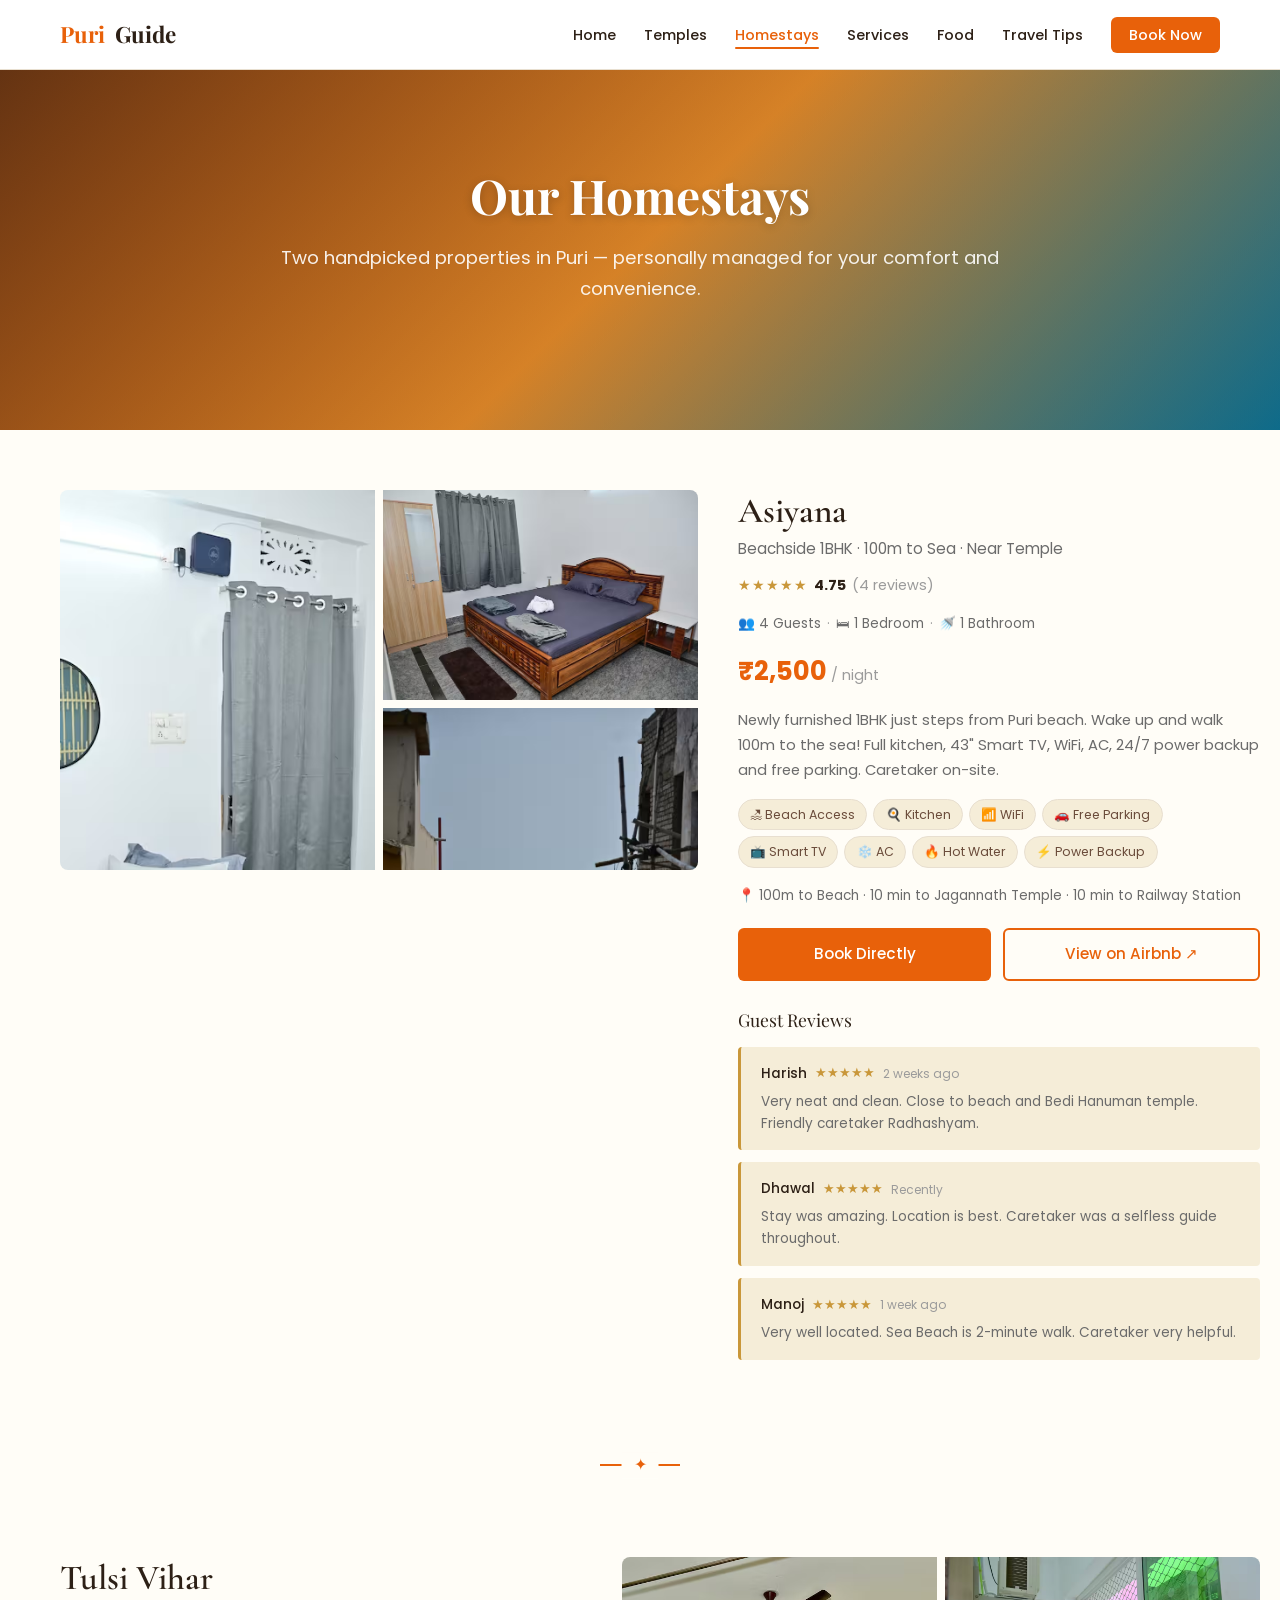
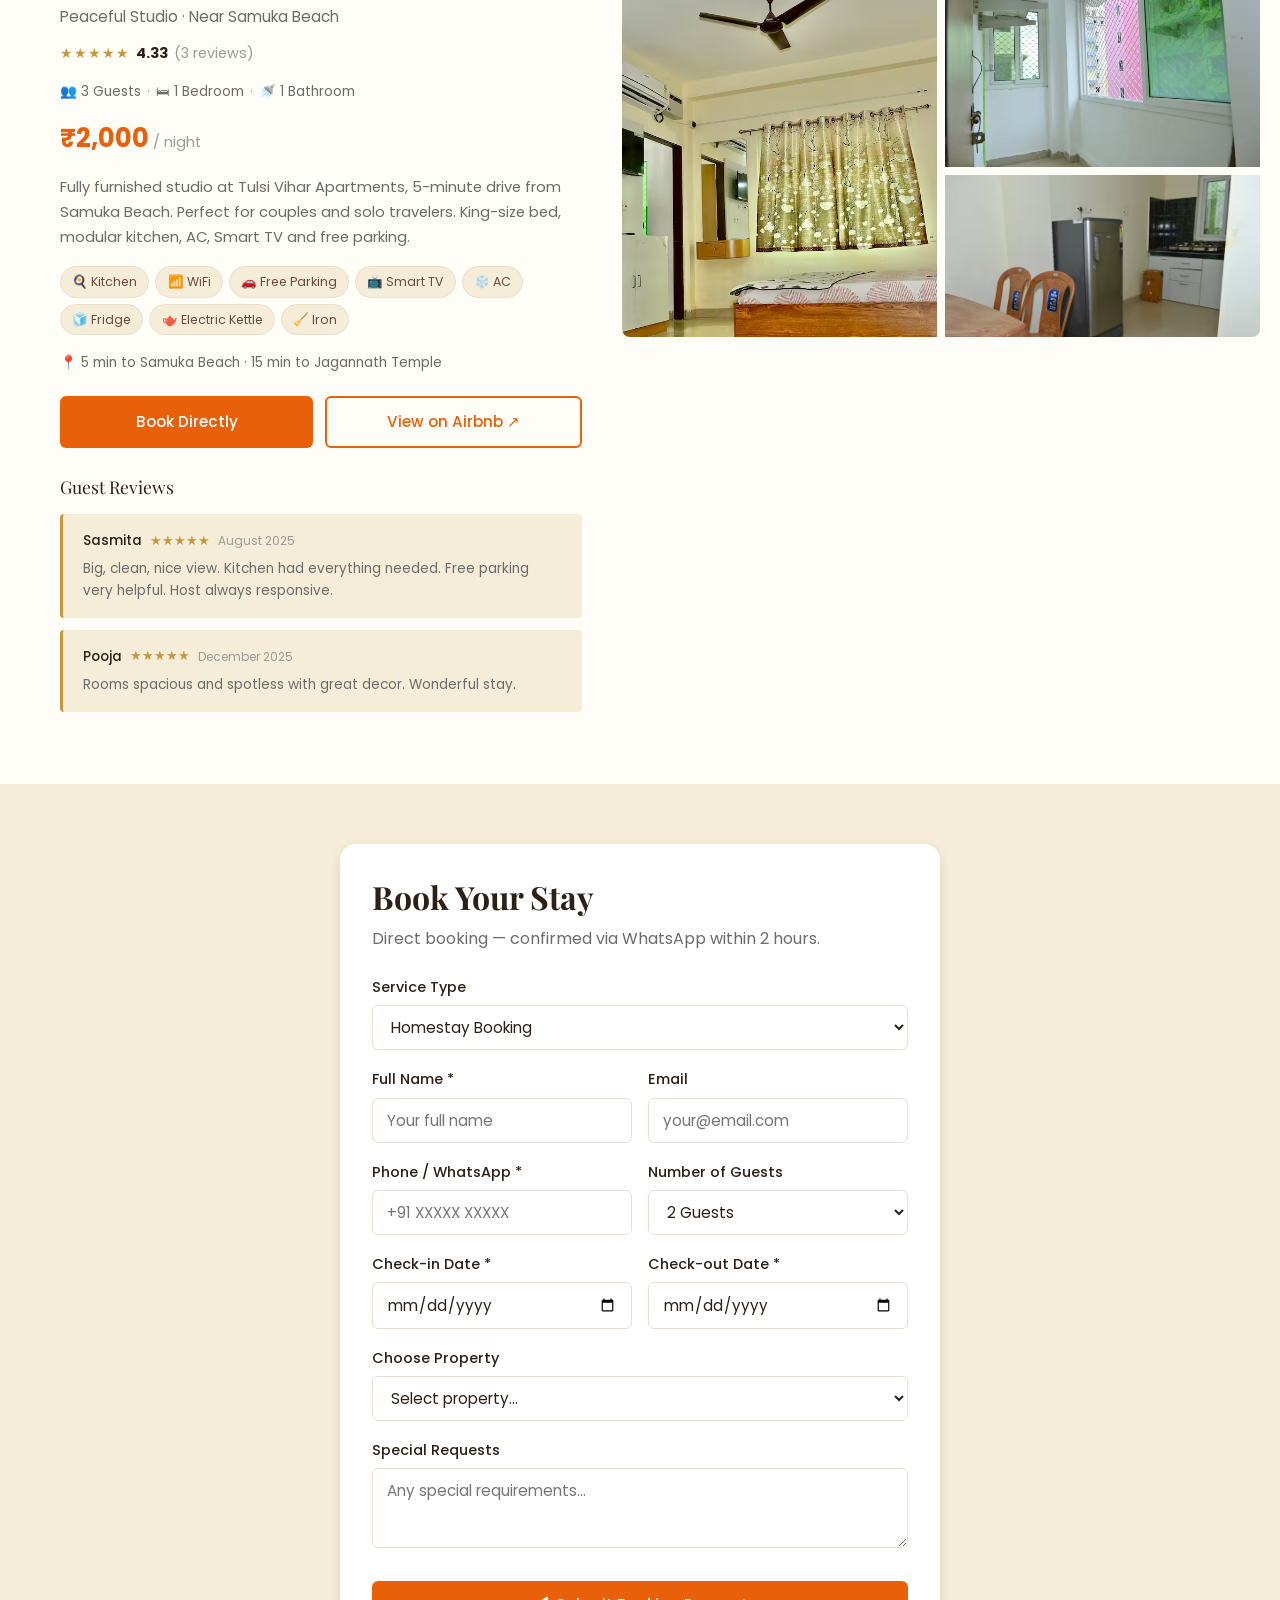
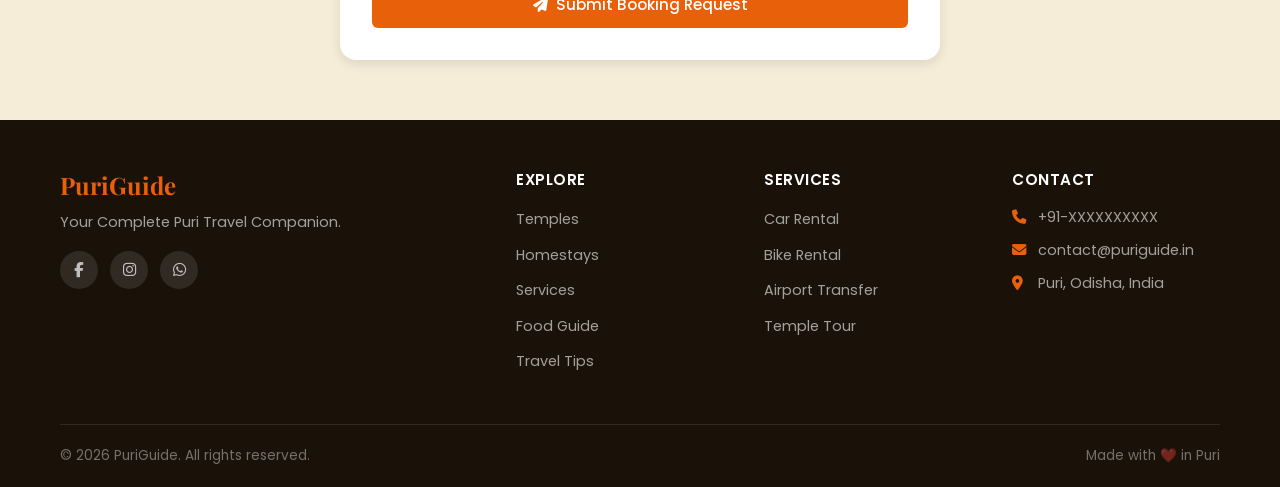
<file: frontend/homestays.html>
<!DOCTYPE html>
<html lang="en">
<head>
  <meta charset="UTF-8" />
  <meta name="viewport" content="width=device-width, initial-scale=1.0" />
  <title>Homestays in Puri — PuriGuide</title>
  <meta name="description" content="Book comfortable homestays in Puri near the beach and Jagannath Temple. Handpicked properties with modern amenities." />
  <link rel="stylesheet" href="https://cdnjs.cloudflare.com/ajax/libs/font-awesome/6.5.1/css/all.min.css" />
  <link rel="stylesheet" href="css/main.css" />
  <link rel="stylesheet" href="css/navbar.css" />
  <link rel="stylesheet" href="css/hero.css" />
  <link rel="stylesheet" href="css/cards.css" />
  <link rel="stylesheet" href="css/booking.css" />
  <link rel="stylesheet" href="css/footer.css" />
</head>
<body>

  <nav class="navbar">
    <div class="container">
      <a href="index.html" class="navbar-brand">Puri<span>Guide</span></a>
      <button class="navbar-hamburger" aria-label="Toggle menu">
        <span></span><span></span><span></span>
      </button>
      <ul class="navbar-links">
        <li><a href="index.html">Home</a></li>
        <li><a href="temples.html">Temples</a></li>
        <li><a href="homestays.html" class="active">Homestays</a></li>
        <li><a href="services.html">Services</a></li>
        <li><a href="food.html">Food</a></li>
        <li><a href="travel-tips.html">Travel Tips</a></li>
        <li><a href="#booking-section" class="navbar-cta">Book Now</a></li>
      </ul>
    </div>
  </nav>

  <section class="hero" style="min-height:40vh">
    <div class="hero-overlay"></div>
    <div class="hero-content">
      <h1>Our Homestays</h1>
      <p>Two handpicked properties in Puri — personally managed for your comfort and convenience.</p>
    </div>
  </section>

  <section class="property-section">
    <div class="container">
      <div class="property-layout">

        <div class="property-gallery-wrap">
          <div class="property-gallery" id="gallery-asiyana">
            <img class="gallery-main" alt="Asiyana living room"
              src="images/asiyana/hall.jpg"
              onerror="this.parentElement.innerHTML='<div style=\'background:#F5EDD8;display:flex;flex-direction:column;align-items:center;justify-content:center;height:100%;width:100%;\'><span style=\'font-size:2.5rem\'>🏠</span><span style=\'color:#6B4C3B;font-size:0.8rem;margin-top:8px\'>Photo coming soon</span></div>'" />
            <img class="gallery-thumb" alt="Asiyana bedroom"
              src="images/asiyana/bedroom.jpg"
              onerror="this.parentElement.innerHTML='<div style=\'background:#F5EDD8;display:flex;flex-direction:column;align-items:center;justify-content:center;height:100%;width:100%;\'><span style=\'font-size:2.5rem\'>🏠</span><span style=\'color:#6B4C3B;font-size:0.8rem;margin-top:8px\'>Photo coming soon</span></div>'" />
            <img class="gallery-thumb" alt="Asiyana sea view"
              src="images/asiyana/rooftop_seaview.jpg"
              onerror="this.parentElement.innerHTML='<div style=\'background:#F5EDD8;display:flex;flex-direction:column;align-items:center;justify-content:center;height:100%;width:100%;\'><span style=\'font-size:2.5rem\'>🏠</span><span style=\'color:#6B4C3B;font-size:0.8rem;margin-top:8px\'>Photo coming soon</span></div>'" />
          </div>
        </div>

        <div class="property-details">
          <h2 class="property-name">Asiyana</h2>
          <p class="property-subtitle">Beachside 1BHK · 100m to Sea · Near Temple</p>

          <div class="property-rating">
            <span class="stars">★★★★★</span>
            <strong>4.75</strong>
            <span class="review-count">(4 reviews)</span>
          </div>

          <div class="property-facts">
            <span>👥 4 Guests</span>
            <span class="dot">·</span>
            <span>🛏 1 Bedroom</span>
            <span class="dot">·</span>
            <span>🚿 1 Bathroom</span>
          </div>

          <div class="property-price">
            <span class="amount">₹2,500</span>
            <span class="per">/ night</span>
          </div>

          <p class="property-description">
            Newly furnished 1BHK just steps from Puri beach. Wake up and walk 100m to the sea! Full kitchen, 43" Smart TV, WiFi, AC, 24/7 power backup and free parking. Caretaker on-site.
          </p>

          <div class="amenity-chips">
            <span class="amenity-chip">🏖 Beach Access</span>
            <span class="amenity-chip">🍳 Kitchen</span>
            <span class="amenity-chip">📶 WiFi</span>
            <span class="amenity-chip">🚗 Free Parking</span>
            <span class="amenity-chip">📺 Smart TV</span>
            <span class="amenity-chip">❄️ AC</span>
            <span class="amenity-chip">🔥 Hot Water</span>
            <span class="amenity-chip">⚡ Power Backup</span>
          </div>

          <p class="property-distances">
            📍 100m to Beach · 10 min to Jagannath Temple · 10 min to Railway Station
          </p>

          <div class="property-buttons">
            <a href="#booking-section" class="btn btn-primary" onclick="preselectProperty('asiyana')">Book Directly</a>
            <a href="https://www.airbnb.co.uk/rooms/1644988667473004298" target="_blank" rel="noopener" class="btn btn-outline">View on Airbnb ↗</a>
          </div>

          <div class="mt-3">
            <p class="reviews-heading">Guest Reviews</p>
            <div class="review-card">
              <div class="review-header">
                <span class="review-name">Harish</span>
                <span class="review-stars">★★★★★</span>
                <span class="review-date">2 weeks ago</span>
              </div>
              <p class="review-text">Very neat and clean. Close to beach and Bedi Hanuman temple. Friendly caretaker Radhashyam.</p>
            </div>
            <div class="review-card">
              <div class="review-header">
                <span class="review-name">Dhawal</span>
                <span class="review-stars">★★★★★</span>
                <span class="review-date">Recently</span>
              </div>
              <p class="review-text">Stay was amazing. Location is best. Caretaker was a selfless guide throughout.</p>
            </div>
            <div class="review-card">
              <div class="review-header">
                <span class="review-name">Manoj</span>
                <span class="review-stars">★★★★★</span>
                <span class="review-date">1 week ago</span>
              </div>
              <p class="review-text">Very well located. Sea Beach is 2-minute walk. Caretaker very helpful.</p>
            </div>
          </div>
        </div>

      </div>
    </div>
  </section>

  <div class="section-divider"><span></span></div>

  <section class="property-section">
    <div class="container">
      <div class="property-layout reversed">

        <div class="property-gallery-wrap">
          <div class="property-gallery" id="gallery-tulsi">
            <img class="gallery-main" alt="Tulsi Vihar room"
              src="images/tulsi-vihar/bedroom.jpg"
              onerror="this.parentElement.innerHTML='<div style=\'background:#F5EDD8;display:flex;flex-direction:column;align-items:center;justify-content:center;height:100%;width:100%;\'><span style=\'font-size:2.5rem\'>🏠</span><span style=\'color:#6B4C3B;font-size:0.8rem;margin-top:8px\'>Photo coming soon</span></div>'" />
            <img class="gallery-thumb" alt="Tulsi Vihar balcony"
              src="images/tulsi-vihar/balcony.jpg"
              onerror="this.parentElement.innerHTML='<div style=\'background:#F5EDD8;display:flex;flex-direction:column;align-items:center;justify-content:center;height:100%;width:100%;\'><span style=\'font-size:2.5rem\'>🏠</span><span style=\'color:#6B4C3B;font-size:0.8rem;margin-top:8px\'>Photo coming soon</span></div>'" />
            <img class="gallery-thumb" alt="Tulsi Vihar kitchen"
              src="images/tulsi-vihar/kitchen.jpg"
              onerror="this.parentElement.innerHTML='<div style=\'background:#F5EDD8;display:flex;flex-direction:column;align-items:center;justify-content:center;height:100%;width:100%;\'><span style=\'font-size:2.5rem\'>🏠</span><span style=\'color:#6B4C3B;font-size:0.8rem;margin-top:8px\'>Photo coming soon</span></div>'" />
          </div>
        </div>

        <div class="property-details">
          <h2 class="property-name">Tulsi Vihar</h2>
          <p class="property-subtitle">Peaceful Studio · Near Samuka Beach</p>

          <div class="property-rating">
            <span class="stars">★★★★★</span>
            <strong>4.33</strong>
            <span class="review-count">(3 reviews)</span>
          </div>

          <div class="property-facts">
            <span>👥 3 Guests</span>
            <span class="dot">·</span>
            <span>🛏 1 Bedroom</span>
            <span class="dot">·</span>
            <span>🚿 1 Bathroom</span>
          </div>

          <div class="property-price">
            <span class="amount">₹2,000</span>
            <span class="per">/ night</span>
          </div>

          <p class="property-description">
            Fully furnished studio at Tulsi Vihar Apartments, 5-minute drive from Samuka Beach. Perfect for couples and solo travelers. King-size bed, modular kitchen, AC, Smart TV and free parking.
          </p>

          <div class="amenity-chips">
            <span class="amenity-chip">🍳 Kitchen</span>
            <span class="amenity-chip">📶 WiFi</span>
            <span class="amenity-chip">🚗 Free Parking</span>
            <span class="amenity-chip">📺 Smart TV</span>
            <span class="amenity-chip">❄️ AC</span>
            <span class="amenity-chip">🧊 Fridge</span>
            <span class="amenity-chip">🫖 Electric Kettle</span>
            <span class="amenity-chip">🧹 Iron</span>
          </div>

          <p class="property-distances">
            📍 5 min to Samuka Beach · 15 min to Jagannath Temple
          </p>

          <div class="property-buttons">
            <a href="#booking-section" class="btn btn-primary" onclick="preselectProperty('tulsi-vihar')">Book Directly</a>
            <a href="https://www.airbnb.co.uk/rooms/49171771" target="_blank" rel="noopener" class="btn btn-outline">View on Airbnb ↗</a>
          </div>

          <div class="mt-3">
            <p class="reviews-heading">Guest Reviews</p>
            <div class="review-card">
              <div class="review-header">
                <span class="review-name">Sasmita</span>
                <span class="review-stars">★★★★★</span>
                <span class="review-date">August 2025</span>
              </div>
              <p class="review-text">Big, clean, nice view. Kitchen had everything needed. Free parking very helpful. Host always responsive.</p>
            </div>
            <div class="review-card">
              <div class="review-header">
                <span class="review-name">Pooja</span>
                <span class="review-stars">★★★★★</span>
                <span class="review-date">December 2025</span>
              </div>
              <p class="review-text">Rooms spacious and spotless with great decor. Wonderful stay.</p>
            </div>
          </div>
        </div>

      </div>
    </div>
  </section>

  <section id="booking-section" class="booking-section">
    <div class="container">
      <div class="booking-wrapper">
        <form id="booking-form" class="booking-form">
          <h2>Book Your Stay</h2>
          <p>Direct booking — confirmed via WhatsApp within 2 hours.</p>

          <div class="form-group">
            <label for="service-type">Service Type</label>
            <select id="service-type" required>
              <option value="">Select service...</option>
            </select>
          </div>

          <div class="form-row">
            <div class="form-group">
              <label for="guest-name">Full Name *</label>
              <input type="text" id="guest-name" placeholder="Your full name" required />
            </div>
            <div class="form-group">
              <label for="guest-email">Email</label>
              <input type="email" id="guest-email" placeholder="your@email.com" />
            </div>
          </div>

          <div class="form-row">
            <div class="form-group">
              <label for="guest-phone">Phone / WhatsApp *</label>
              <input type="tel" id="guest-phone" placeholder="+91 XXXXX XXXXX" required />
            </div>
            <div class="form-group">
              <label for="num-guests">Number of Guests</label>
              <select id="num-guests">
                <option value="1">1 Guest</option>
                <option value="2" selected>2 Guests</option>
                <option value="3">3 Guests</option>
                <option value="4">4 Guests</option>
                <option value="5">5+ Guests</option>
              </select>
            </div>
          </div>

          <div id="date-fields" class="form-row">
            <div class="form-group">
              <label for="checkin-date">Check-in Date *</label>
              <input type="date" id="checkin-date" />
            </div>
            <div class="form-group">
              <label for="checkout-date">Check-out Date *</label>
              <input type="date" id="checkout-date" />
            </div>
          </div>

          <div id="property-fields" class="form-group">
            <label for="property-select">Choose Property</label>
            <select id="property-select">
              <option value="">Select property...</option>
            </select>
          </div>

          <div class="form-group">
            <label for="special-requests">Special Requests</label>
            <textarea id="special-requests" placeholder="Any special requirements..."></textarea>
          </div>

          <button type="submit" class="btn btn-primary booking-submit-btn">
            <i class="fas fa-paper-plane"></i> Submit Booking Request
          </button>
        </form>
      </div>
    </div>
  </section>

  <footer class="footer">
    <div class="container">
      <div class="footer-grid">
        <div class="footer-brand">
          <h3>PuriGuide</h3>
          <p>Your Complete Puri Travel Companion.</p>
          <div class="footer-social">
            <a href="https://facebook.com/puriguide" target="_blank" rel="noopener" aria-label="Facebook"><i class="fab fa-facebook-f"></i></a>
            <a href="https://instagram.com/puriguide" target="_blank" rel="noopener" aria-label="Instagram"><i class="fab fa-instagram"></i></a>
            <a href="https://wa.me/91XXXXXXXXXX" target="_blank" rel="noopener" aria-label="WhatsApp"><i class="fab fa-whatsapp"></i></a>
          </div>
        </div>
        <div class="footer-col">
          <h4>Explore</h4>
          <ul>
            <li><a href="temples.html">Temples</a></li>
            <li><a href="homestays.html">Homestays</a></li>
            <li><a href="services.html">Services</a></li>
            <li><a href="food.html">Food Guide</a></li>
            <li><a href="travel-tips.html">Travel Tips</a></li>
          </ul>
        </div>
        <div class="footer-col">
          <h4>Services</h4>
          <ul>
            <li><a href="services.html">Car Rental</a></li>
            <li><a href="services.html">Bike Rental</a></li>
            <li><a href="services.html">Airport Transfer</a></li>
            <li><a href="services.html">Temple Tour</a></li>
          </ul>
        </div>
        <div class="footer-col">
          <h4>Contact</h4>
          <div class="footer-contact-item"><i class="fas fa-phone"></i> +91-XXXXXXXXXX</div>
          <div class="footer-contact-item"><i class="fas fa-envelope"></i> contact@puriguide.in</div>
          <div class="footer-contact-item"><i class="fas fa-map-marker-alt"></i> Puri, Odisha, India</div>
        </div>
      </div>
      <div class="footer-bottom">
        <span>&copy; 2026 PuriGuide. All rights reserved.</span>
        <span>Made with ❤️ in Puri</span>
      </div>
    </div>
  </footer>

  <script src="js/config.js"></script>
  <script src="js/api.js"></script>
  <script src="js/main.js"></script>
  <script src="js/booking.js"></script>
  <script>
    function preselectProperty(slug) {
      const select = document.getElementById("property-select");
      if (select) select.value = slug;
    }

    document.addEventListener("DOMContentLoaded", () => {
      document.querySelectorAll(".property-gallery img").forEach((img) => {
        img.addEventListener("error", function () {
          this.style.display = "none";
          const gallery = this.closest(".property-gallery");
          if (!gallery) return;
          const remaining = gallery.querySelectorAll("img:not([style*='display: none'])");
          if (remaining.length === 0) {
            const isAsiyana = gallery.id === "gallery-asiyana";
            gallery.innerHTML = `
              <div style="background:#F5EDD8; display:flex; flex-direction:column;
                align-items:center; justify-content:center; height:100%; width:100%;
                grid-row: 1 / 3; border-radius:8px;">
                <span style="font-size:3rem">${isAsiyana ? "🏠" : "🏡"}</span>
                <span style="color:#6B4C3B; font-size:0.9rem; margin-top:8px">${isAsiyana ? "Asiyana" : "Tulsi Vihar"}</span>
                <span style="color:#C9973A; font-size:0.75rem; margin-top:4px">📷 Photos coming soon</span>
              </div>`;
          }
        });
        if (img.complete && img.naturalHeight === 0) {
          img.dispatchEvent(new Event("error"));
        }
      });

      const serviceType = document.getElementById("service-type");
      if (serviceType) {
        serviceType.value = "homestay";
        serviceType.dispatchEvent(new Event("change"));
      }

      const propertySelect = document.getElementById("property-select");
      if (propertySelect) {
        propertySelect.innerHTML = '<option value="">Select property...</option>';
        [
          { slug: "asiyana", name: "Asiyana", price: 2500 },
          { slug: "tulsi-vihar", name: "Tulsi Vihar", price: 2000 },
        ].forEach((p) => {
          const opt = document.createElement("option");
          opt.value = p.slug;
          opt.textContent = `${p.name} — ₹${p.price.toLocaleString()}/night`;
          propertySelect.appendChild(opt);
        });
      }

      const dateFields = document.getElementById("date-fields");
      const propertyFields = document.getElementById("property-fields");
      if (dateFields) dateFields.style.display = "grid";
      if (propertyFields) propertyFields.style.display = "block";
    });
  </script>
</body>
</html>
</file>
<file: frontend/css/main.css>
@import url("https://fonts.googleapis.com/css2?family=Cormorant+Garamond:wght@400;500;600;700&family=Poppins:wght@300;400;500;600;700&family=Playfair+Display:wght@400;500;600;700&display=swap");

:root {
  --color-primary: #E8610A;
  --color-primary-dark: #C45008;
  --color-primary-light: #F4A261;
  --color-secondary: #0E6B8A;
  --color-secondary-light: #1A8FAD;
  --color-accent: #C9973A;
  --color-temple: #6B4C3B;
  --color-bg: #FFFDF7;
  --color-bg-warm: #F5EDD8;
  --color-bg-card: #FFFFFF;
  --color-text: #2D2016;
  --color-text-light: #6B6B6B;
  --color-text-muted: #9B9B9B;
  --color-border: #E8DFD0;
  --color-success: #2D8A4E;
  --color-error: #D32F2F;
  --color-white: #FFFFFF;

  --font-heading: "Playfair Display", Georgia, serif;
  --font-body: "Poppins", -apple-system, sans-serif;

  --shadow-sm: 0 1px 3px rgba(0, 0, 0, 0.08);
  --shadow-md: 0 4px 12px rgba(0, 0, 0, 0.1);
  --shadow-lg: 0 8px 30px rgba(0, 0, 0, 0.12);

  --radius-sm: 6px;
  --radius-md: 10px;
  --radius-lg: 16px;

  --max-width: 1200px;
  --nav-height: 70px;
}

*,
*::before,
*::after {
  margin: 0;
  padding: 0;
  box-sizing: border-box;
}

html {
  scroll-behavior: smooth;
  font-size: 16px;
}

body {
  font-family: var(--font-body);
  color: var(--color-text);
  background-color: var(--color-bg);
  line-height: 1.6;
  -webkit-font-smoothing: antialiased;
}

h1, h2, h3, h4 {
  font-family: var(--font-heading);
  line-height: 1.3;
  color: var(--color-text);
}

h1 { font-size: 2.5rem; }
h2 { font-size: 2rem; }
h3 { font-size: 1.4rem; }
h4 { font-size: 1.1rem; }

p {
  color: var(--color-text-light);
  line-height: 1.7;
}

a {
  color: var(--color-primary);
  text-decoration: none;
  transition: color 0.2s;
}

a:hover {
  color: var(--color-primary-dark);
}

img {
  max-width: 100%;
  display: block;
}

.card-image-wrapper img {
  height: 100%;
}

.container {
  max-width: var(--max-width);
  margin: 0 auto;
  padding: 0 20px;
}

.section {
  padding: 60px 0;
}

.section-header {
  text-align: center;
  margin-bottom: 40px;
}

.section-header h2 {
  margin-bottom: 10px;
}

.section-header p {
  font-size: 1.05rem;
  max-width: 600px;
  margin: 0 auto;
}

.section-title-accent {
  display: inline-block;
  position: relative;
}

.section-title-accent::after {
  content: "";
  position: absolute;
  bottom: -6px;
  left: 0;
  width: 60px;
  height: 3px;
  background-color: var(--color-primary);
  border-radius: 2px;
}

.btn {
  display: inline-flex;
  align-items: center;
  gap: 8px;
  padding: 12px 24px;
  border-radius: var(--radius-sm);
  font-family: var(--font-body);
  font-size: 0.95rem;
  font-weight: 500;
  cursor: pointer;
  border: none;
  transition: all 0.2s ease;
  text-align: center;
  justify-content: center;
}

.btn-primary {
  background-color: var(--color-primary);
  color: var(--color-white);
}

.btn-primary:hover {
  background-color: var(--color-primary-dark);
  color: var(--color-white);
  transform: translateY(-1px);
  box-shadow: var(--shadow-md);
}

.btn-secondary {
  background-color: transparent;
  color: var(--color-white);
  border: 2px solid var(--color-white);
}

.btn-secondary:hover {
  background-color: var(--color-white);
  color: var(--color-primary);
}

.btn-outline {
  background-color: transparent;
  color: var(--color-primary);
  border: 2px solid var(--color-primary);
}

.btn-outline:hover {
  background-color: var(--color-primary);
  color: var(--color-white);
}

.btn-sm {
  padding: 8px 18px;
  font-size: 0.85rem;
}

.btn-lg {
  padding: 16px 32px;
  font-size: 1.05rem;
}

.grid-2 {
  display: grid;
  grid-template-columns: repeat(2, 1fr);
  gap: 24px;
}

.grid-3 {
  display: grid;
  grid-template-columns: repeat(3, 1fr);
  gap: 24px;
}

.grid-4 {
  display: grid;
  grid-template-columns: repeat(4, 1fr);
  gap: 24px;
}

.text-center { text-align: center; }
.mt-1 { margin-top: 8px; }
.mt-2 { margin-top: 16px; }
.mt-3 { margin-top: 24px; }
.mt-4 { margin-top: 32px; }
.mb-1 { margin-bottom: 8px; }
.mb-2 { margin-bottom: 16px; }
.mb-3 { margin-bottom: 24px; }

@media (max-width: 768px) {
  h1 { font-size: 1.8rem; }
  h2 { font-size: 1.5rem; }
  h3 { font-size: 1.2rem; }

  .section { padding: 40px 0; }

  .grid-2,
  .grid-3,
  .grid-4 {
    grid-template-columns: 1fr;
  }
}

@media (max-width: 1024px) and (min-width: 769px) {
  .grid-3 {
    grid-template-columns: repeat(2, 1fr);
  }
  .grid-4 {
    grid-template-columns: repeat(2, 1fr);
  }
}
</file>
<file: frontend/css/navbar.css>
.navbar {
  position: fixed;
  top: 0;
  left: 0;
  right: 0;
  height: var(--nav-height);
  background-color: var(--color-white);
  border-bottom: 1px solid var(--color-border);
  z-index: 1000;
  display: flex;
  align-items: center;
}

.navbar .container {
  display: flex;
  align-items: center;
  justify-content: space-between;
  width: 100%;
  max-width: var(--max-width);
  margin: 0 auto;
  padding: 0 20px;
}

.navbar-brand {
  display: flex;
  align-items: center;
  gap: 10px;
  font-family: var(--font-heading);
  font-size: 1.4rem;
  font-weight: 700;
  color: var(--color-primary);
  text-decoration: none;
}

.navbar-brand span {
  color: var(--color-text);
}

.navbar-links {
  display: flex;
  align-items: center;
  gap: 28px;
  list-style: none;
}

.navbar-links a {
  font-size: 0.9rem;
  font-weight: 500;
  color: var(--color-text);
  transition: color 0.2s;
  position: relative;
}

.navbar-links a:hover,
.navbar-links a.active {
  color: var(--color-primary);
}

.navbar-links a.active::after {
  content: "";
  position: absolute;
  bottom: -4px;
  left: 0;
  right: 0;
  height: 2px;
  background-color: var(--color-primary);
  border-radius: 1px;
}

.navbar-cta {
  background-color: var(--color-primary) !important;
  color: var(--color-white) !important;
  padding: 8px 18px;
  border-radius: var(--radius-sm);
  font-weight: 500;
}

.navbar-cta:hover {
  background-color: var(--color-primary-dark) !important;
  color: var(--color-white) !important;
}

.navbar-hamburger {
  display: none;
  flex-direction: column;
  gap: 5px;
  background: none;
  border: none;
  cursor: pointer;
  padding: 5px;
}

.navbar-hamburger span {
  display: block;
  width: 24px;
  height: 2px;
  background-color: var(--color-text);
  transition: all 0.3s;
}

.navbar-hamburger.active span:nth-child(1) {
  transform: rotate(45deg) translate(5px, 5px);
}

.navbar-hamburger.active span:nth-child(2) {
  opacity: 0;
}

.navbar-hamburger.active span:nth-child(3) {
  transform: rotate(-45deg) translate(5px, -5px);
}

@media (max-width: 768px) {
  .navbar-hamburger {
    display: flex;
  }

  .navbar-links {
    position: fixed;
    top: var(--nav-height);
    left: 0;
    right: 0;
    background-color: var(--color-white);
    flex-direction: column;
    padding: 20px;
    gap: 16px;
    border-bottom: 1px solid var(--color-border);
    transform: translateY(-100%);
    opacity: 0;
    pointer-events: none;
    transition: all 0.3s ease;
    box-shadow: var(--shadow-md);
  }

  .navbar-links.active {
    transform: translateY(0);
    opacity: 1;
    pointer-events: auto;
  }

  .navbar-links a {
    font-size: 1rem;
    padding: 8px 0;
    width: 100%;
    text-align: center;
  }
}
</file>
<file: frontend/css/hero.css>
.hero {
  margin-top: var(--nav-height);
  position: relative;
  min-height: 70vh;
  display: flex;
  align-items: center;
  justify-content: center;
  overflow: hidden;
  background: linear-gradient(135deg, #E8610A 0%, #C9973A 50%, #0E6B8A 100%);
}

.hero-bg {
  position: absolute;
  inset: 0;
  background-size: cover;
  background-position: center;
  opacity: 0.25;
}

.hero-overlay {
  position: absolute;
  inset: 0;
  background: linear-gradient(
    135deg,
    rgba(45, 32, 22, 0.7) 0%,
    rgba(232, 97, 10, 0.4) 50%,
    rgba(14, 107, 138, 0.5) 100%
  );
}

.hero-content {
  position: relative;
  z-index: 2;
  text-align: center;
  padding: 60px 20px;
  max-width: 800px;
}

.hero-content h1 {
  color: var(--color-white);
  font-size: 3rem;
  font-weight: 700;
  margin-bottom: 16px;
  text-shadow: 0 2px 10px rgba(0, 0, 0, 0.2);
}

.hero-content p {
  color: rgba(255, 255, 255, 0.9);
  font-size: 1.15rem;
  margin-bottom: 32px;
  line-height: 1.7;
}

.hero-ctas {
  display: flex;
  gap: 16px;
  justify-content: center;
  flex-wrap: wrap;
}

.hero-scroll-indicator {
  position: absolute;
  bottom: 24px;
  left: 50%;
  transform: translateX(-50%);
  color: var(--color-white);
  font-size: 0.85rem;
  opacity: 0.7;
  animation: bounce 2s infinite;
}

@keyframes bounce {
  0%, 20%, 50%, 80%, 100% { transform: translateX(-50%) translateY(0); }
  40% { transform: translateX(-50%) translateY(-8px); }
  60% { transform: translateX(-50%) translateY(-4px); }
}

@media (max-width: 768px) {
  .hero {
    min-height: 60vh;
  }

  .hero-content h1 {
    font-size: 2rem;
  }

  .hero-content p {
    font-size: 1rem;
  }

  .hero-ctas {
    flex-direction: column;
    align-items: center;
  }

  .hero-ctas .btn {
    width: 100%;
    max-width: 280px;
  }
}
</file>
<file: frontend/css/cards.css>
.card {
  background-color: var(--color-bg-card);
  border-radius: var(--radius-lg);
  overflow: hidden;
  box-shadow: var(--shadow-sm);
  transition: transform 0.2s ease, box-shadow 0.2s ease;
  display: flex;
  flex-direction: column;
}

.card:hover {
  transform: translateY(-4px);
  box-shadow: var(--shadow-lg);
}

.card-image-wrapper {
  height: 200px;
  max-height: 200px;
  min-height: 200px;
  overflow: hidden;
  background: #F5EDD8;
  display: flex;
  align-items: center;
  justify-content: center;
  border-radius: 4px 4px 0 0;
  position: relative;
}

.card-image-wrapper img {
  width: 100%;
  height: 100%;
  object-fit: cover;
  display: block;
}

.card-image-wrapper > div {
  width: 100% !important;
  height: 100% !important;
  min-height: unset !important;
}

.card:hover .card-image-wrapper img {
  transform: scale(1.05);
}

.card-tag {
  position: absolute;
  top: 12px;
  left: 12px;
  padding: 4px 12px;
  border-radius: 20px;
  font-size: 0.75rem;
  font-weight: 600;
  color: var(--color-white);
  letter-spacing: 0.3px;
  text-transform: uppercase;
}

.card-body {
  padding: 20px;
  flex: 1;
  display: flex;
  flex-direction: column;
}

.card-title {
  font-family: var(--font-heading);
  font-size: 1.2rem;
  margin-bottom: 8px;
  color: var(--color-text);
}

.card-description {
  font-size: 0.9rem;
  color: var(--color-text-light);
  margin-bottom: 12px;
  line-height: 1.6;
  flex: 1;
}

.card-detail {
  font-size: 0.85rem;
  color: var(--color-text-light);
  margin-bottom: 6px;
  display: flex;
  align-items: center;
  gap: 8px;
}

.card-detail i {
  color: var(--color-primary);
  width: 16px;
  text-align: center;
}

.card-tip {
  font-size: 0.85rem;
  color: var(--color-accent);
  margin-top: 8px;
  padding: 8px 12px;
  background-color: rgba(201, 151, 58, 0.1);
  border-radius: var(--radius-sm);
  display: flex;
  align-items: flex-start;
  gap: 8px;
}

.card-tip i {
  margin-top: 2px;
}

.card-price {
  margin-top: 12px;
  margin-bottom: 12px;
  display: flex;
  align-items: baseline;
  gap: 4px;
}

.price-amount {
  font-size: 1.4rem;
  font-weight: 700;
  color: var(--color-primary);
}

.price-unit {
  font-size: 0.85rem;
  color: var(--color-text-muted);
}

.card-footer {
  display: flex;
  gap: 8px;
  margin-top: auto;
}

.homestay-features {
  display: flex;
  gap: 12px;
  flex-wrap: wrap;
  margin-bottom: 12px;
}

.homestay-feature {
  display: flex;
  align-items: center;
  gap: 6px;
  font-size: 0.85rem;
  color: var(--color-text-light);
}

.homestay-feature i {
  color: var(--color-secondary);
}

.property-section {
  padding: 60px 0;
}

.property-layout {
  display: grid;
  grid-template-columns: 55% 45%;
  gap: 40px;
  align-items: start;
}

.property-layout.reversed {
  grid-template-columns: 45% 55%;
}

.property-layout.reversed .property-gallery-wrap {
  order: 2;
}

.property-layout.reversed .property-details {
  order: 1;
}

.property-gallery-wrap {
  position: relative;
}

.property-gallery {
  display: grid;
  grid-template-columns: 1fr 1fr;
  grid-template-rows: 1fr 1fr;
  gap: 8px;
  height: 380px;
  border-radius: 8px;
  overflow: hidden;
}

.gallery-main {
  grid-row: 1 / 3;
  object-fit: cover;
  width: 100%;
  height: 100%;
}

.gallery-thumb {
  object-fit: cover;
  width: 100%;
  height: 100%;
}

.property-name {
  font-family: "Cormorant Garamond", Georgia, serif;
  font-size: 2.2rem;
  font-weight: 600;
  color: var(--color-text);
  margin-bottom: 4px;
  line-height: 1.2;
}

.property-subtitle {
  font-size: 0.95rem;
  color: var(--color-text-light);
  margin-bottom: 12px;
}

.property-rating {
  display: flex;
  align-items: center;
  gap: 6px;
  margin-bottom: 16px;
  font-size: 0.9rem;
}

.property-rating .stars {
  color: #C9973A;
  letter-spacing: 1px;
}

.property-rating .review-count {
  color: var(--color-text-muted);
}

.property-facts {
  display: flex;
  gap: 6px;
  flex-wrap: wrap;
  margin-bottom: 16px;
  font-size: 0.85rem;
  color: var(--color-text-light);
}

.property-facts span {
  display: flex;
  align-items: center;
  gap: 4px;
}

.property-facts .dot {
  color: var(--color-text-muted);
}

.property-price {
  margin-bottom: 16px;
}

.property-price .amount {
  font-size: 1.6rem;
  font-weight: 700;
  color: var(--color-primary);
}

.property-price .per {
  font-size: 0.9rem;
  color: var(--color-text-muted);
}

.property-description {
  font-size: 0.92rem;
  line-height: 1.7;
  color: var(--color-text-light);
  margin-bottom: 16px;
}

.amenity-chips {
  display: flex;
  flex-wrap: wrap;
  gap: 6px;
  margin-bottom: 16px;
}

.amenity-chip {
  display: inline-flex;
  align-items: center;
  gap: 0.3rem;
  background: var(--color-bg-warm);
  border: 1px solid var(--color-border);
  padding: 0.3rem 0.7rem;
  border-radius: 20px;
  font-size: 0.78rem;
  color: var(--color-temple);
}

.property-distances {
  font-size: 0.85rem;
  color: var(--color-text-light);
  margin-bottom: 20px;
  line-height: 1.8;
}

.property-buttons {
  display: flex;
  gap: 12px;
  flex-wrap: wrap;
}

.property-buttons .btn {
  flex: 1;
  min-width: 160px;
}

.section-divider {
  text-align: center;
  padding: 20px 0;
  border: none;
}

.section-divider span {
  display: inline-block;
  width: 80px;
  height: 2px;
  background-color: var(--color-primary);
  position: relative;
  vertical-align: middle;
}

.section-divider span::before {
  content: "✦";
  position: absolute;
  left: 50%;
  top: 50%;
  transform: translate(-50%, -50%);
  background-color: var(--color-bg);
  padding: 0 12px;
  color: var(--color-primary);
  font-size: 1rem;
}

.reviews-heading {
  font-family: var(--font-heading);
  font-size: 1.1rem;
  margin-bottom: 12px;
  color: var(--color-text);
}

.review-card {
  background: var(--color-bg-warm);
  border-radius: 4px;
  padding: 1rem 1.25rem;
  margin-bottom: 0.75rem;
  border-left: 3px solid #C9973A;
}

.review-header {
  display: flex;
  align-items: center;
  gap: 8px;
  margin-bottom: 4px;
}

.review-name {
  font-weight: 500;
  font-size: 0.85rem;
  color: var(--color-text);
}

.review-stars {
  color: #C9973A;
  font-size: 0.8rem;
}

.review-date {
  font-size: 0.75rem;
  color: var(--color-text-muted);
}

.review-text {
  font-size: 0.85rem;
  line-height: 1.6;
  color: var(--color-text-light);
  margin-top: 0.4rem;
}

@media (max-width: 768px) {
  .property-layout,
  .property-layout.reversed {
    grid-template-columns: 1fr;
    gap: 24px;
  }

  .property-layout.reversed .property-gallery-wrap,
  .property-layout.reversed .property-details {
    order: unset;
  }

  .property-gallery {
    height: 260px;
  }

  .property-name {
    font-size: 1.7rem;
  }

  .property-buttons .btn {
    width: 100%;
  }
}
</file>
<file: frontend/css/booking.css>
.booking-section {
  background-color: var(--color-bg-warm);
  padding: 60px 0;
}

.booking-wrapper {
  max-width: 600px;
  margin: 0 auto;
}

.booking-form {
  background-color: var(--color-bg-card);
  padding: 32px;
  border-radius: var(--radius-lg);
  box-shadow: var(--shadow-md);
}

.booking-form h2 {
  margin-bottom: 8px;
}

.booking-form > p {
  margin-bottom: 24px;
}

.form-group {
  margin-bottom: 18px;
}

.form-group label {
  display: block;
  font-size: 0.9rem;
  font-weight: 500;
  margin-bottom: 6px;
  color: var(--color-text);
}

.form-group input,
.form-group select,
.form-group textarea {
  width: 100%;
  padding: 10px 14px;
  border: 1px solid var(--color-border);
  border-radius: var(--radius-sm);
  font-family: var(--font-body);
  font-size: 0.95rem;
  color: var(--color-text);
  background-color: var(--color-white);
  transition: border-color 0.2s;
}

.form-group input:focus,
.form-group select:focus,
.form-group textarea:focus {
  outline: none;
  border-color: var(--color-primary);
  box-shadow: 0 0 0 3px rgba(232, 97, 10, 0.15);
}

.form-group textarea {
  resize: vertical;
  min-height: 80px;
}

.form-row {
  display: grid;
  grid-template-columns: 1fr 1fr;
  gap: 16px;
}

.booking-message {
  padding: 14px 18px;
  border-radius: var(--radius-sm);
  margin-bottom: 18px;
  font-size: 0.9rem;
  line-height: 1.5;
  display: none;
}

.booking-message.success {
  background-color: rgba(45, 138, 78, 0.1);
  color: var(--color-success);
  border: 1px solid rgba(45, 138, 78, 0.2);
}

.booking-message.error {
  background-color: rgba(211, 47, 47, 0.1);
  color: var(--color-error);
  border: 1px solid rgba(211, 47, 47, 0.2);
}

.booking-submit-btn {
  width: 100%;
  margin-top: 8px;
}

@media (max-width: 768px) {
  .booking-form {
    padding: 24px 18px;
  }

  .form-row {
    grid-template-columns: 1fr;
  }
}
</file>
<file: frontend/css/footer.css>
.footer {
  background-color: #1A1209;
  color: rgba(255, 255, 255, 0.7);
  padding: 50px 0 0;
}

.footer-grid {
  display: grid;
  grid-template-columns: 2fr 1fr 1fr 1fr;
  gap: 40px;
  padding-bottom: 40px;
  border-bottom: 1px solid rgba(255, 255, 255, 0.1);
}

.footer-brand h3 {
  color: var(--color-primary);
  font-size: 1.5rem;
  margin-bottom: 10px;
}

.footer-brand p {
  color: rgba(255, 255, 255, 0.6);
  font-size: 0.9rem;
  line-height: 1.6;
}

.footer-col h4 {
  color: var(--color-white);
  font-family: var(--font-body);
  font-size: 0.95rem;
  font-weight: 600;
  margin-bottom: 16px;
  text-transform: uppercase;
  letter-spacing: 0.5px;
}

.footer-col ul {
  list-style: none;
}

.footer-col ul li {
  margin-bottom: 10px;
}

.footer-col ul a {
  color: rgba(255, 255, 255, 0.6);
  font-size: 0.9rem;
  transition: color 0.2s;
}

.footer-col ul a:hover {
  color: var(--color-primary);
}

.footer-contact-item {
  display: flex;
  align-items: center;
  gap: 10px;
  font-size: 0.9rem;
  color: rgba(255, 255, 255, 0.6);
  margin-bottom: 10px;
}

.footer-contact-item i {
  color: var(--color-primary);
  width: 16px;
}

.footer-social {
  display: flex;
  gap: 12px;
  margin-top: 16px;
}

.footer-social a {
  display: flex;
  align-items: center;
  justify-content: center;
  width: 38px;
  height: 38px;
  border-radius: 50%;
  background-color: rgba(255, 255, 255, 0.1);
  color: rgba(255, 255, 255, 0.7);
  font-size: 0.95rem;
  transition: all 0.2s;
}

.footer-social a:hover {
  background-color: var(--color-primary);
  color: var(--color-white);
}

.footer-bottom {
  padding: 20px 0;
  display: flex;
  align-items: center;
  justify-content: space-between;
  font-size: 0.85rem;
  color: rgba(255, 255, 255, 0.4);
}

@media (max-width: 768px) {
  .footer-grid {
    grid-template-columns: 1fr 1fr;
    gap: 30px;
  }

  .footer-brand {
    grid-column: span 2;
  }

  .footer-bottom {
    flex-direction: column;
    gap: 8px;
    text-align: center;
  }
}

@media (max-width: 480px) {
  .footer-grid {
    grid-template-columns: 1fr;
  }

  .footer-brand {
    grid-column: span 1;
  }
}
</file>
